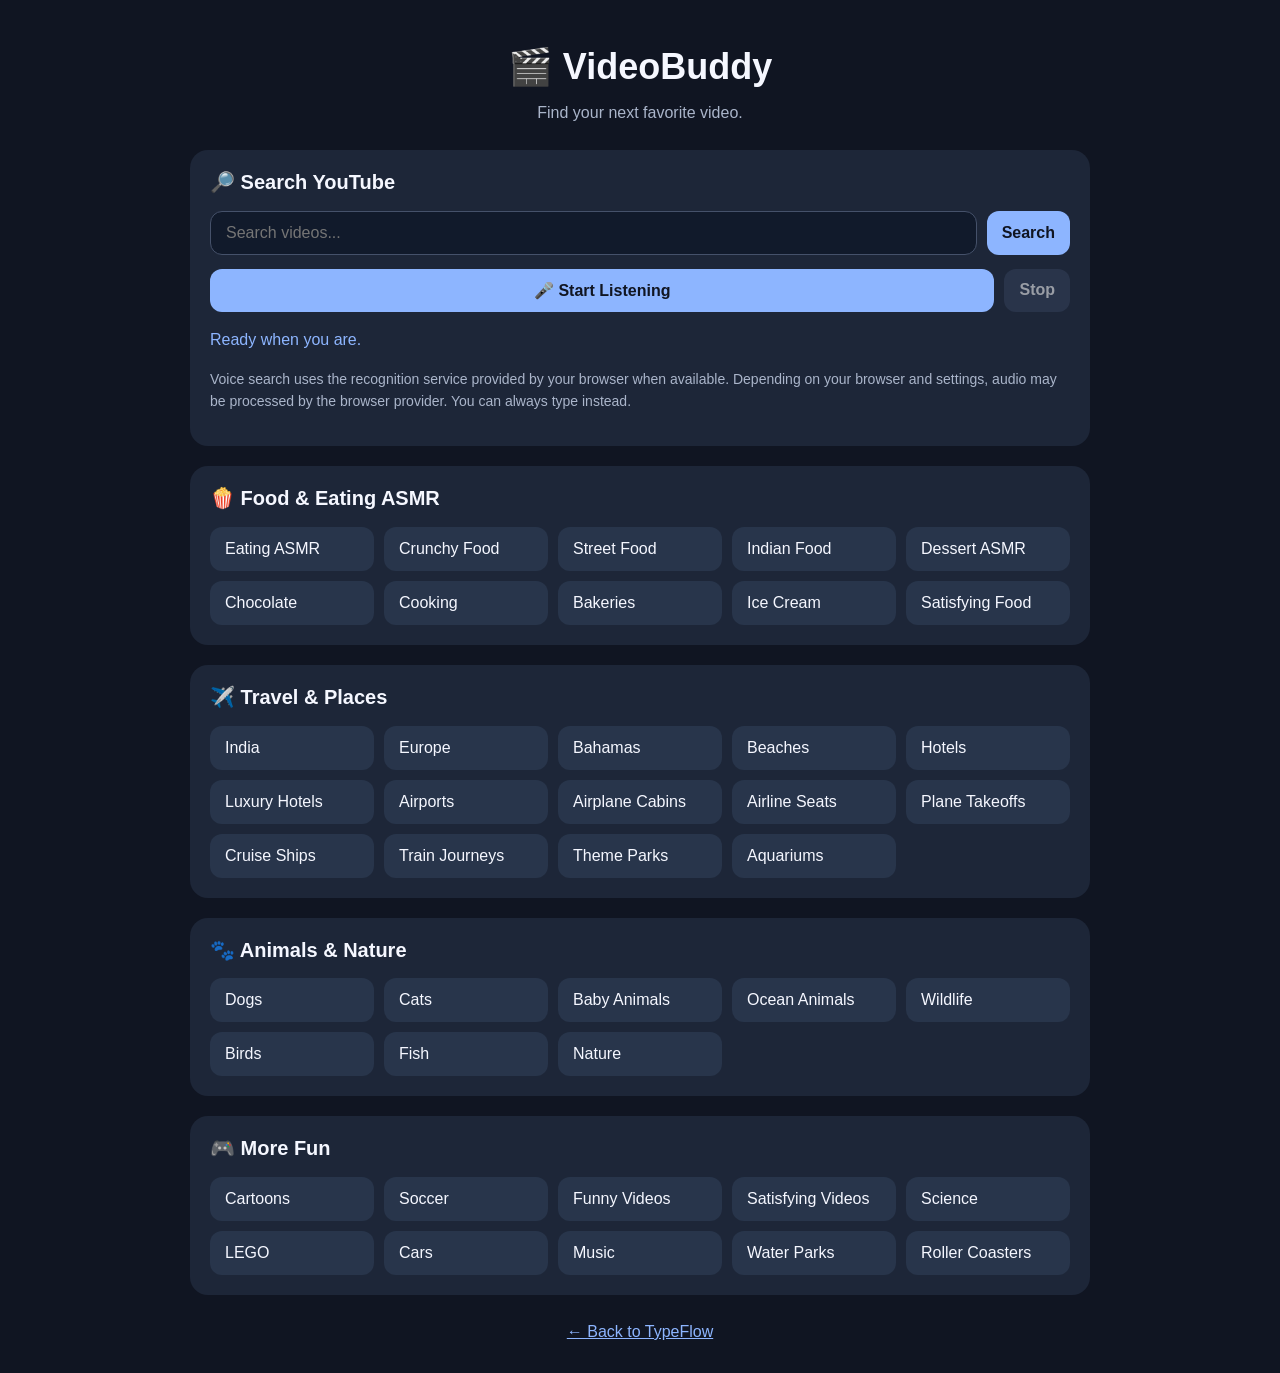
<file: index2.html>
<!DOCTYPE html>
<html lang="en">
<head>
<meta charset="UTF-8">
<meta name="viewport" content="width=device-width, initial-scale=1">
<meta name="theme-color" content="#101522">
<title>VideoBuddy</title>

<style>
:root {
  color-scheme: dark;
  --bg: #101522;
  --card: #1d2638;
  --blue: #8db5ff;
  --text: #f5f7ff;
  --muted: #aab5ca;
}

* {
  box-sizing: border-box;
}

body {
  margin: 0;
  padding: 22px;
  font-family: -apple-system, BlinkMacSystemFont, "Segoe UI", sans-serif;
  background: var(--bg);
  color: var(--text);
}

main {
  max-width: 900px;
  margin: auto;
}

h1 {
  text-align: center;
  font-size: 36px;
  margin-bottom: 8px;
}

.subtitle {
  text-align: center;
  color: var(--muted);
  margin-bottom: 28px;
}

.panel {
  background: var(--card);
  padding: 20px;
  border-radius: 18px;
  margin-bottom: 20px;
}

h2 {
  font-size: 20px;
  margin-top: 0;
}

button,
input {
  font: inherit;
  border-radius: 12px;
  padding: 12px 15px;
}

button {
  background: var(--blue);
  color: #101522;
  border: 0;
  font-weight: 650;
  cursor: pointer;
}

button:hover {
  opacity: .88;
}

button:focus-visible,
input:focus-visible,
a:focus-visible {
  outline: 3px solid white;
  outline-offset: 3px;
}

button:disabled {
  opacity: .55;
  cursor: wait;
}

input {
  width: 100%;
  min-width: 0;
  background: #111a2b;
  border: 1px solid #45516a;
  color: white;
}

.search-row {
  display: flex;
  gap: 10px;
}

.search-row input {
  flex: 1;
}

.voice-row {
  display: flex;
  flex-wrap: wrap;
  gap: 10px;
  margin-top: 14px;
}

#talk {
  flex: 1;
  min-width: 150px;
}

.secondary {
  background: #34415a;
  color: white;
}

#status {
  color: var(--blue);
  line-height: 1.5;
  overflow-wrap: anywhere;
}

#heard {
  color: var(--muted);
  overflow-wrap: anywhere;
}

.categories {
  display: grid;
  grid-template-columns: repeat(auto-fit, minmax(140px, 1fr));
  gap: 10px;
}

.category {
  background: #28354b;
  color: var(--text);
  text-align: left;
  font-weight: 500;
  min-height: 44px;
}

.privacy {
  color: var(--muted);
  font-size: 14px;
  line-height: 1.6;
}

footer {
  text-align: center;
  margin: 28px 0 10px;
}

a {
  color: var(--blue);
}

@media (max-width: 520px) {
  body {
    padding: 12px;
  }

  h1 {
    font-size: 32px;
  }

  .panel {
    padding: 16px;
  }

  .search-row {
    flex-direction: column;
  }
}

@media (prefers-reduced-motion: reduce) {
  *, *::before, *::after {
    scroll-behavior: auto !important;
    animation: none !important;
    transition: none !important;
  }
}
</style>
</head>

<body>
<main>
  <h1>🎬 VideoBuddy</h1>
  <p class="subtitle">Find your next favorite video.</p>

  <section class="panel">
    <h2>🔎 Search YouTube</h2>

    <form id="searchForm" class="search-row">
      <input
        id="searchInput"
        type="search"
        placeholder="Search videos..."
        aria-label="Search YouTube"
        autocomplete="off"
      >
      <button type="submit">Search</button>
    </form>

    <div class="voice-row">
      <button id="talk" type="button">🎤 Start Listening</button>
      <button id="stop" class="secondary" type="button" disabled>
        Stop
      </button>
    </div>

    <p id="status" role="status" aria-live="polite">
      Ready when you are.
    </p>

    <p id="heard"></p>

    <p class="privacy">
      Voice search uses the recognition service provided by your browser
      when available. Depending on your browser and settings, audio may
      be processed by the browser provider. You can always type instead.
    </p>
  </section>

  <section class="panel">
    <h2>🍿 Food & Eating ASMR</h2>
    <div class="categories">
      <button class="category" data-query="Eating ASMR">Eating ASMR</button>
      <button class="category" data-query="Crunchy Food">Crunchy Food</button>
      <button class="category" data-query="Street Food">Street Food</button>
      <button class="category" data-query="Indian Food">Indian Food</button>
      <button class="category" data-query="Dessert ASMR">Dessert ASMR</button>
      <button class="category" data-query="Chocolate">Chocolate</button>
      <button class="category" data-query="Cooking">Cooking</button>
      <button class="category" data-query="Bakeries">Bakeries</button>
      <button class="category" data-query="Ice Cream">Ice Cream</button>
      <button class="category" data-query="Satisfying Food">Satisfying Food</button>
    </div>
  </section>

  <section class="panel">
    <h2>✈️ Travel & Places</h2>
    <div class="categories">
      <button class="category" data-query="India travel">India</button>
      <button class="category" data-query="Europe travel">Europe</button>
      <button class="category" data-query="Bahamas">Bahamas</button>
      <button class="category" data-query="Beautiful beaches">Beaches</button>
      <button class="category" data-query="Hotels">Hotels</button>
      <button class="category" data-query="Luxury hotels">Luxury Hotels</button>
      <button class="category" data-query="Airports">Airports</button>
      <button class="category" data-query="Airplane cabins">Airplane Cabins</button>
      <button class="category" data-query="Airline seats">Airline Seats</button>
      <button class="category" data-query="Plane takeoffs">Plane Takeoffs</button>
      <button class="category" data-query="Cruise ships">Cruise Ships</button>
      <button class="category" data-query="Train journeys">Train Journeys</button>
      <button class="category" data-query="Theme parks">Theme Parks</button>
      <button class="category" data-query="Aquariums">Aquariums</button>
    </div>
  </section>

  <section class="panel">
    <h2>🐾 Animals & Nature</h2>
    <div class="categories">
      <button class="category" data-query="Dogs">Dogs</button>
      <button class="category" data-query="Cats">Cats</button>
      <button class="category" data-query="Baby animals">Baby Animals</button>
      <button class="category" data-query="Ocean animals">Ocean Animals</button>
      <button class="category" data-query="Wildlife">Wildlife</button>
      <button class="category" data-query="Birds">Birds</button>
      <button class="category" data-query="Fish">Fish</button>
      <button class="category" data-query="Nature">Nature</button>
    </div>
  </section>

  <section class="panel">
    <h2>🎮 More Fun</h2>
    <div class="categories">
      <button class="category" data-query="Cartoons">Cartoons</button>
      <button class="category" data-query="Soccer">Soccer</button>
      <button class="category" data-query="Funny videos">Funny Videos</button>
      <button class="category" data-query="Satisfying videos">Satisfying Videos</button>
      <button class="category" data-query="Science">Science</button>
      <button class="category" data-query="LEGO">LEGO</button>
      <button class="category" data-query="Cars">Cars</button>
      <button class="category" data-query="Music">Music</button>
      <button class="category" data-query="Water parks">Water Parks</button>
      <button class="category" data-query="Roller coasters">Roller Coasters</button>
    </div>
  </section>

  <footer>
    <a href="index.html">← Back to TypeFlow</a>
  </footer>
</main>

<script>
(() => {
  const talkButton = document.getElementById("talk");
  const stopButton = document.getElementById("stop");
  const status = document.getElementById("status");
  const heard = document.getElementById("heard");
  const input = document.getElementById("searchInput");
  const form = document.getElementById("searchForm");

  const Recognition =
    window.SpeechRecognition ||
    window.webkitSpeechRecognition;

  let recognition = null;
  let listening = false;
  let navigating = false;
  let latestTranscript = "";
  let restartTimer = null;

  function setStatus(message) {
    status.textContent = message;
  }

  function searchYouTube(query) {
    const text = query.trim();
    if (!text) return;

    navigating = true;
    listening = false;
    clearTimeout(restartTimer);

    if (recognition) {
      try {
        recognition.stop();
      } catch (_) {}
    }

    window.location.href =
      "https://www.youtube.com/results?search_query=" +
      encodeURIComponent(text);
  }

  form.addEventListener("submit", event => {
    event.preventDefault();
    searchYouTube(input.value);
  });

  document.querySelectorAll("[data-query]").forEach(button => {
    button.addEventListener("click", () => {
      searchYouTube(button.dataset.query);
    });
  });

  function updateButtons() {
    talkButton.disabled = listening;
    stopButton.disabled = !listening;
    talkButton.textContent = listening
      ? "🎤 Listening..."
      : "🎤 Start Listening";
  }

  function stopListening(message = "Listening stopped.") {
    listening = false;
    clearTimeout(restartTimer);
    updateButtons();

    if (recognition) {
      try {
        recognition.stop();
      } catch (_) {}
    }

    setStatus(message);
  }

  function startListening() {
    if (!Recognition) {
      setStatus(
        "Voice search isn't supported in this browser. Please use text search."
      );
      return;
    }

    if (listening) return;

    navigating = false;
    latestTranscript = "";

    recognition = new Recognition();
    recognition.lang = "en-US";
    recognition.continuous = true;
    recognition.interimResults = true;
    recognition.maxAlternatives = 1;

    recognition.onstart = () => {
      listening = true;
      updateButtons();
      setStatus("Listening. Speak your search...");
    };

    recognition.onresult = event => {
      let finalText = "";
      let interimText = "";

      for (let i = event.resultIndex; i < event.results.length; i++) {
        const result = event.results[i];
        const text = result[0].transcript.trim();

        if (result.isFinal) {
          finalText += text + " ";
        } else {
          interimText += text + " ";
        }
      }

      if (finalText.trim()) {
        latestTranscript = finalText.trim();
        input.value = latestTranscript;
        heard.textContent = "Heard: " + latestTranscript;
        setStatus("Search recognized. Opening YouTube...");

        // Search immediately when the browser provides final text.
        searchYouTube(latestTranscript);
        return;
      }

      if (interimText.trim()) {
        input.value = interimText.trim();
        heard.textContent = "Hearing: " + interimText.trim();
        setStatus("Listening...");
      }
    };

    recognition.onerror = event => {
      if (navigating) return;

      if (event.error === "not-allowed" ||
          event.error === "service-not-allowed") {
        stopListening("Microphone permission was denied. Check browser settings.");
      } else if (event.error === "no-speech") {
        setStatus("Didn't hear anything. Try again.");
      } else if (event.error === "network") {
        stopListening("Speech recognition needs a working network connection.");
      } else if (event.error !== "aborted") {
        stopListening("Voice search stopped: " + event.error);
      }
    };

    recognition.onend = () => {
      if (navigating) return;

      // Some browsers end a continuous session automatically.
      // Restart only while the user still wants to listen.
      if (listening) {
        restartTimer = setTimeout(() => {
          if (!listening || navigating) return;

          try {
            recognition.start();
          } catch (_) {
            stopListening("Ready to try again.");
          }
        }, 150);
      } else {
        updateButtons();
      }
    };

    try {
      recognition.start();
    } catch (error) {
      stopListening("Couldn't start voice search. Please try again.");
    }
  }

  talkButton.addEventListener("click", startListening);

  stopButton.addEventListener("click", () => {
    stopListening(
      latestTranscript
        ? "Stopped listening."
        : "Stopped. You can type a search instead."
    );
  });

  window.addEventListener("pagehide", () => {
    listening = false;
    clearTimeout(restartTimer);

    if (recognition) {
      try {
        recognition.abort();
      } catch (_) {}
    }
  });
})();
</script>
</body>
</html>
</file>
